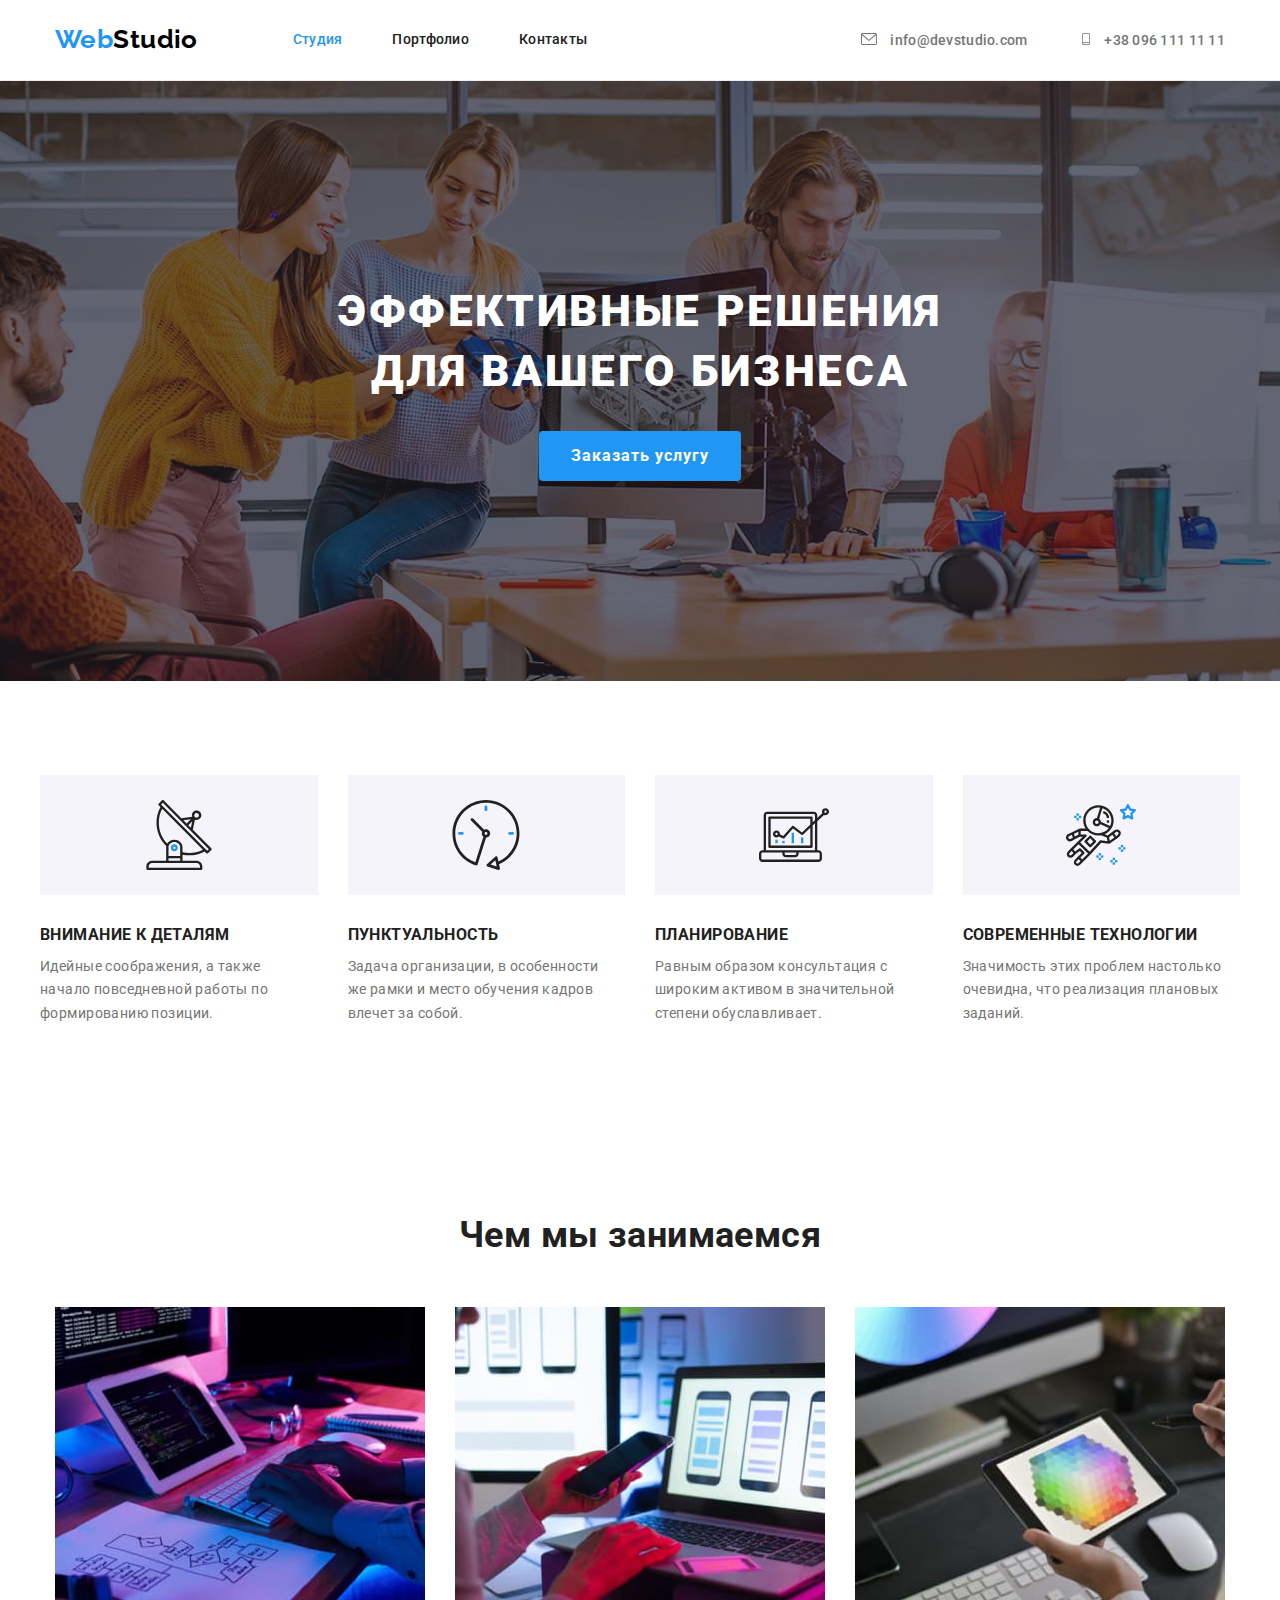
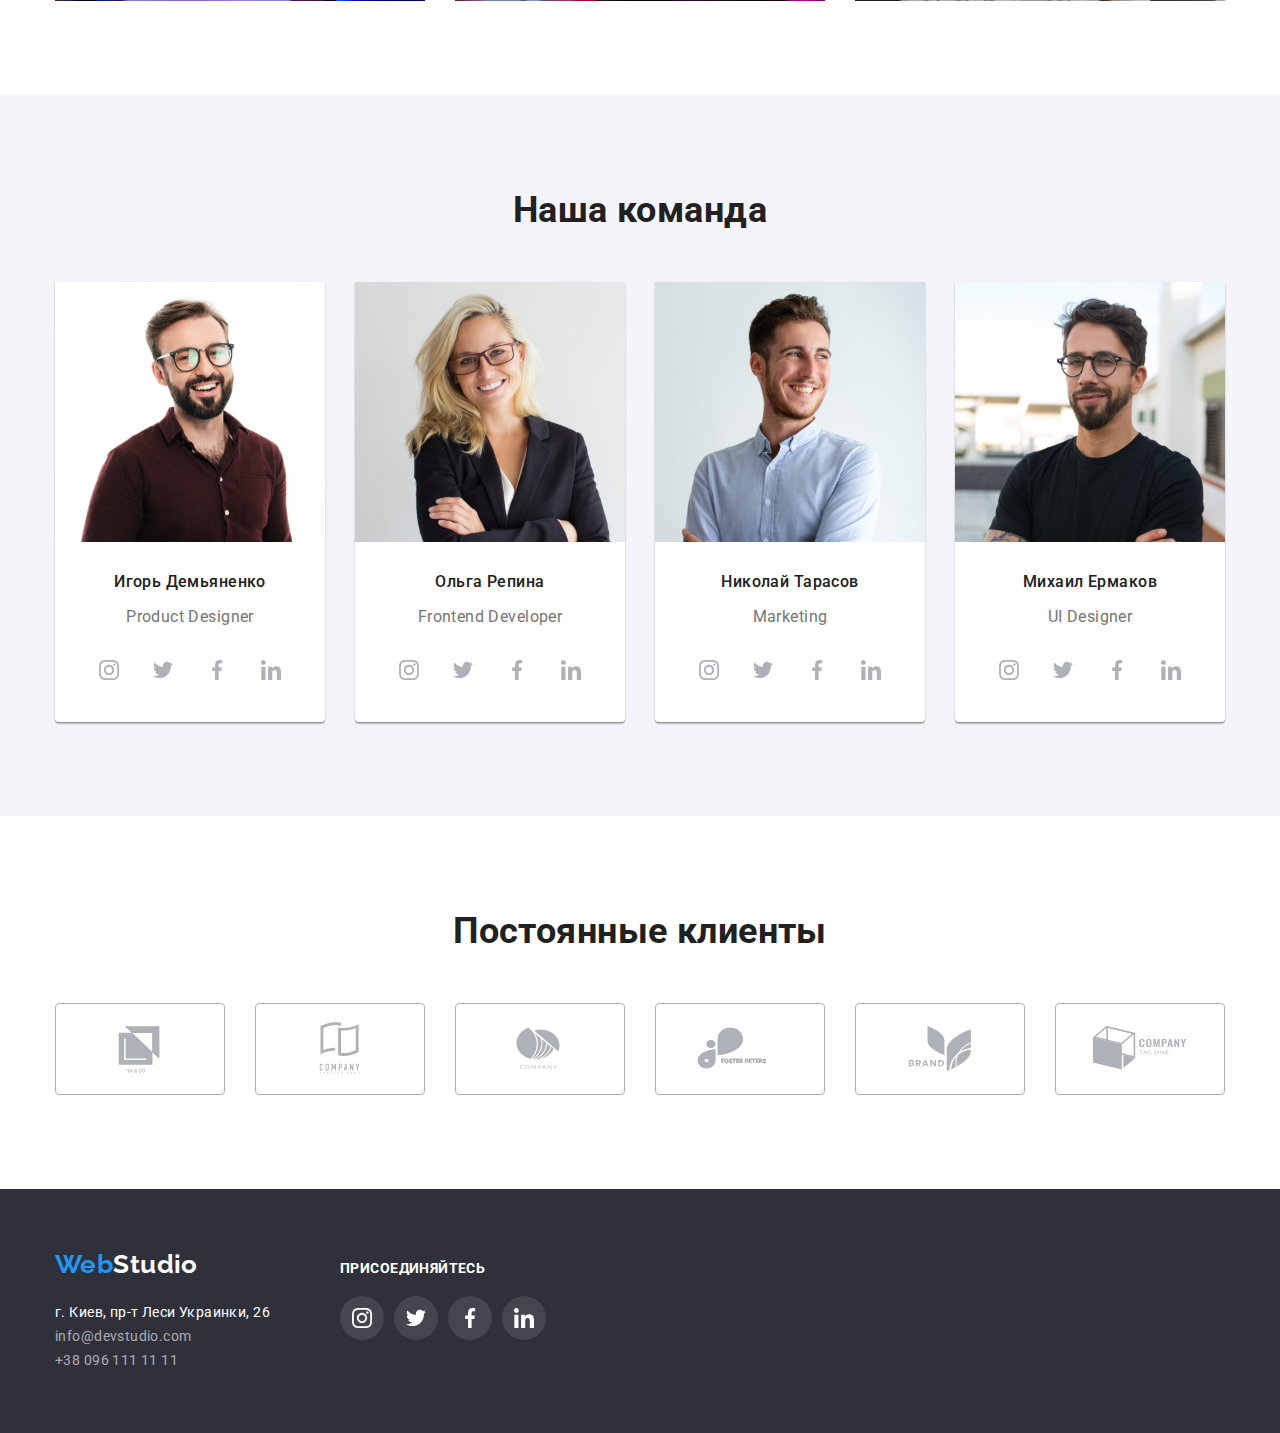
<file: index.html>
<!DOCTYPE html>
<html lang="ru">
<head>
    <meta charset="UTF-8">
    <meta http-equiv="X-UA-Compatible" content="IE=edge">
    <meta name="viewport" content="width=device-width, initial-scale=1.0">
    <title>Студия</title>
    <link rel="preconnect" href="https://fonts.googleapis.com"> 
    <link rel="preconnect" href="https://fonts.gstatic.com" crossorigin> 
    <link href="https://fonts.googleapis.com/css2?family=Oleo+Script&family=Raleway:wght@700&family=Roboto:wght@400;500;700;900&display=swap" rel="stylesheet">
    <link rel="stylesheet" href="https://cdnjs.cloudflare.com/ajax/libs/modern-normalize/1.1.0/modern-normalize.min.css">
    <link rel="stylesheet" href="./css/styles.css">
</head>
<body>
    <!-- шапка сайта -->
    <header  
    class="header">
        <div class="container header-container">
            <nav class="header-navigation">
            <a href="./index.html" class="header-navigation-logo link" lang="eu"> Web<span class="logo-header">Studio</span> </a>
            
            <ul class="header-list list">
                <li class="header-item"><a class="header-link link current-link" href="./index.html">Студия</a></li>
                <li class="header-item"><a class="header-link link" href="./portfolio.html">Портфолио</a></li>
                <li class="header-item"><a class="header-link link" href="">Контакты</a></li>
            </ul>
            </nav>
    
            <div class="header-contact">
                <ul class="header-contacts-list list">
                    <li class="header-contacts-item icon-mail">
                        <a class="header-contacts-link link" href="mailto:info@devstudio.com"
                        ><svg class="header-contacts-mail-icon">
                            <use href="./images/icon-svg/sprite.svg#icon-envelope"></use>
                        </svg> 
                        info@devstudio.com
                        </a>
                    </li>
                    <li class="header-contacts-item icon-smartphone">
                        <a class="header-contacts-link link" href="tel:+380961111111">
                            <svg class="header-contacts-phone-icon">
                                <use href="./images/icon-svg/sprite.svg#icon-smartphone"></use>
                            </svg>
                            +38 096 111 11 11
                        </a>
                    </li>
                </ul>
            </div>
        </div>
    </header>
    <!-- главная часть -->
    <main>
        <!-- блок-герой -->
        <section 
        class="hero">
            <div class="container hero-container">
                <h1 class="hero-item">Эффективные решения для вашего бизнеса</h1>
                <button class="hero-btn" type="button">Заказать услугу</button>
            </div>
        </section>

        <!-- о преимуществах -->
        <section
            class="benefits">
            <div class="container section">
                <h2 hidden>Преимущества компании</h2>
            <ul class="flex-list list">
                <li class="flex-item">
                    <div class="benefits-box">
                        <svg class="benefits-icon"> <use href="./images/icon-svg/sprite.svg#icon-antenna"></use>
                        </svg>
                    </div>
                    <h3 class="benefits-title">Внимание к деталям</h3>
                    <p class="benefits-text">Идейные соображения, а также начало повседневной работы по формированию позиции.</p>
                </li>
                <li class="flex-item">
                    <div class="benefits-box">
                        <svg class="benefits-icon">
                            <use href="./images/icon-svg/sprite.svg#icon-clock"></use>
                        </svg>
                    </div>
                    <h3 class="benefits-title">Пунктуальность</h3>
                    <p class="benefits-text">Задача организации, в особенности же рамки и место обучения кадров влечет за собой.</p>
                </li>
                <li class="flex-item">
                    <div class="benefits-box">
                        <svg class="benefits-icon">
                            <use href="./images/icon-svg/sprite.svg#icon-diagram"></use>
                        </svg>
                    </div>
                    <h3 class="benefits-title">Планирование</h3>
                    <p class="benefits-text">Равным образом консультация с широким активом в значительной степени обуславливает.</p>
                </li>
                <li class="flex-item">
                    <div class="benefits-box">
                        <svg class="benefits-icon">
                            <use href="./images/icon-svg/sprite.svg#icon-astronaut"></use>
                        </svg>
                    </div>
                    <h3 class="benefits-title">Современные технологии</h3>
                    <p class="benefits-text">Значимость этих проблем настолько очевидна, что реализация плановых заданий.</p>
                </li>
            </ul>
            </div>
        </section>

        <!-- вид деятельности -->
        <section
        class="section activity">
            <div class="container">
                <h2 class="activity-title">Чем мы занимаемся</h2>
            <ul class="flex-list list">
                <li class="flex-item">
                    <img class="activity-img" src="./images/box.jpg" 
                    alt="процесс набора кода на планшете" 
                    width="370"
                    height="294">
                </li>
                <li class="flex-item">
                    <img class="activity-img" src="./images/box2.jpg" 
                    alt="выбор стилистики на мобильное устройство" 
                    width="370"
                    height="294">
                </li>
                <li class="flex-item">
                    <img class="activity-img" src="./images/box3.jpg" 
                    alt="выбор цветовой гаммы" 
                    width="370"
                    height="294">
                </li>
            </ul>
            </div>
        </section>

        <!-- знакомство с командой -->
        <section
        class="section team">
            <div class="container">
                <h2 class="team-title-primary">Наша команда</h2>
            <ul class="team-list list">
                <li class="team-item">
                    <img class="team-img" src="./images/img.jpg" 
                    alt="на фото Игорь Демьяненко" 
                    width="270"
                    height="260">
                    <div class="name-block">
                        <h3 class="team-title">Игорь Демьяненко</h3>
                    <p class="team-text">Product Designer</p>
                    <ul class="name-block-list social-list list">
                        <li class="social-item">
                            <a href="" class="social-link link">
                            <svg class="socail-icon">
                                <use href="./images/icon-svg/sprite.svg#icon-instagram">
                                </use>
                            </svg>
                            </a>
                        </li>
                        <li class="social-item">
                            <a href="" class="social-link link">
                            <svg class="socail-icon">
                                <use href="./images/icon-svg/sprite.svg#icon-twitter">
                                </use>
                            </svg>
                            </a>
                        </li>
                        <li class="social-item">
                            <a href="" class="social-link link">
                            <svg class="socail-icon">
                                <use href="./images/icon-svg/sprite.svg#icon-facebook">
                                </use>
                            </svg>
                            </a>
                        </li>
                        <li class="social-item">
                            <a href="" class="social-link link">
                            <svg class="socail-icon">
                                <use href="./images/icon-svg/sprite.svg#icon-linkedin">
                                </use>
                            </svg>
                            </a>
                        </li>
                    </ul>
                    </div>
                </li>
                <li class="team-item">
                    <img class="team-img" src="./images/img1.jpg" 
                    alt="на фото Ольга Репина"
                    width="270"
                    height="260">
                    <div class="name-block">
                        <h3 class="team-title">Ольга Репина</h3>
                        <p class="team-text">Frontend Developer</p>
                        <ul class="name-block-list social-list list">
                            <li class="social-item">
                                <a href="" class="social-link link">
                                    <svg class="socail-icon">
                                        <use href="./images/icon-svg/sprite.svg#icon-instagram">
                                        </use>
                                    </svg>
                                </a>
                            </li>
                            <li class="social-item">
                                <a href="" class="social-link link">
                                    <svg class="socail-icon">
                                        <use href="./images/icon-svg/sprite.svg#icon-twitter">
                                        </use>
                                    </svg>
                                </a>
                            </li>
                            <li class="social-item">
                                <a href="" class="social-link link">
                                    <svg class="socail-icon">
                                        <use href="./images/icon-svg/sprite.svg#icon-facebook">
                                        </use>
                                    </svg>
                                </a>
                            </li>
                            <li class="social-item">
                                <a href="" class="social-link link">
                                    <svg class="socail-icon">
                                        <use href="./images/icon-svg/sprite.svg#icon-linkedin">
                                        </use>
                                    </svg>
                                </a>
                            </li>
                        </ul>
                    </div>
                </li>
                <li class="team-item">
                    <img class="team-img" src="./images/img2.jpg" 
                    alt="на фото Николай Тарасов" 
                    width="270"
                    height="260">
                    <div class="name-block">
                        <h3 class="team-title">Николай Тарасов</h3>
                    <p class="team-text">Marketing</p>
                    <ul class="name-block-list social-list list">
                        <li class="social-item">
                            <a href="" class="social-link link">
                                <svg class="socail-icon">
                                    <use href="./images/icon-svg/sprite.svg#icon-instagram">
                                    </use>
                                </svg>
                            </a>
                        </li>
                        <li class="social-item">
                            <a href="" class="social-link link">
                                <svg class="socail-icon">
                                    <use href="./images/icon-svg/sprite.svg#icon-twitter">
                                    </use>
                                </svg>
                            </a>
                        </li>
                        <li class="social-item">
                            <a href="" class="social-link link">
                                <svg class="socail-icon">
                                    <use href="./images/icon-svg/sprite.svg#icon-facebook">
                                    </use>
                                </svg>
                            </a>
                        </li>
                        <li class="social-item">
                            <a href="" class="social-link link">
                                <svg class="socail-icon">
                                    <use href="./images/icon-svg/sprite.svg#icon-linkedin">
                                    </use>
                                </svg>
                            </a>
                        </li>
                    </ul>
                    </div>
                </li>
                <li class="team-item">
                    <img class="team-img" src="./images/img3.jpg" 
                    alt="на фото Михаил Ермаков" 
                    width="270"
                    height="260">
                    <div class="name-block">
                        <h3 class="team-title">Михаил Ермаков</h3>
                    <p class="team-text">UI Designer</p>
                    <ul class="name-block-list social-list list">
                        <li class="social-item">
                            <a href="" class="social-link link">
                                <svg class="socail-icon">
                                    <use href="./images/icon-svg/sprite.svg#icon-instagram">
                                    </use>
                                </svg>
                            </a>
                        </li>
                        <li class="social-item">
                            <a href="" class="social-link link">
                                <svg class="socail-icon">
                                    <use href="./images/icon-svg/sprite.svg#icon-twitter">
                                    </use>
                                </svg>
                            </a>
                        </li>
                        <li class="social-item">
                            <a href="" class="social-link link">
                                <svg class="socail-icon">
                                    <use href="./images/icon-svg/sprite.svg#icon-facebook">
                                    </use>
                                </svg>
                            </a>
                        </li>
                        <li class="social-item">
                            <a href="" class="social-link link">
                                <svg class="socail-icon">
                                    <use href="./images/icon-svg/sprite.svg#icon-linkedin">
                                    </use>
                                </svg>
                            </a>
                        </li>
                    </ul>
                    </div>
                </li>
            </ul>
            </div>
        </section>

        <!-- Постоянные клиенты -->
        <section class="section partner">
            <div class="container">
            <h2 class="partner-title">Постоянные клиенты</h2>
            <ul class="flex-list list">
                <li class="partner-item flex-item">
                    <a href="" class="partner-link link">
                        <svg class="partner-icon">
                            <use href="./images/icon-svg/sprite.svg#icon-logo1">
                            </use>
                        </svg>
                    </a>
                </li>
                <li class="partner-item flex-item">
                    <a href="" class="partner-link link">
                        <svg class="partner-icon">
                            <use href="./images/icon-svg/sprite.svg#icon-Logo1">
                            </use>
                        </svg>
                    </a>
                </li>
                <li class="partner-item flex-item">
                    <a href="" class="partner-link link">
                        <svg class="partner-icon">
                            <use href="./images/icon-svg/sprite.svg#icon-Logo2">
                            </use>
                        </svg>
                    </a>
                </li>
                <li class="partner-item flex-item">
                    <a href="" class="partner-link link">
                        <svg class="partner-icon">
                            <use href="./images/icon-svg/sprite.svg#icon-Logo3">
                            </use>
                        </svg>
                    </a>
                </li>
                <li class="partner-item flex-item">
                    <a href="" class="partner-link link">
                        <svg class="partner-icon">
                            <use href="./images/icon-svg/sprite.svg#icon-Logo5">
                            </use>
                        </svg>
                    </a>
                </li>
                <li class="partner-item flex-item">
                    <a href="" class="partner-link link">
                        <svg class="partner-icon">
                            <use href="./images/icon-svg/sprite.svg#icon-Logo6">
                            </use>
                        </svg>
                    </a>
                </li>
            </ul>
            </div>
        </section>
    </main>
    <!-- подвал сайта -->
    <footer 
    class="page-footer">
    <div class="container">
    <div class="page-footer-item">
        <a href="./index.html" class="footer-navigation-logo link" lang="eu"> Web<span class="logo-footer">Studio</span> </a>

        <address class="footer-address">
            <ul class="footer-address-list list">
                <li class="footer-address-item"><a class="footer-address-map-link link" href="" rel="noopener noreferrer">г. Киев, пр-т Леси Украинки, 26</a></li>
                <li class="footer-address-item"><a class="footer-address-link link" href="mailto:info@devstudio.com">info@devstudio.com</a></li>
                <li class="footer-address-item"><a class="footer-address-link link" href="tel:+380961111111">+38 096 111 11 11</a></li>
            </ul>
        </address>
    </div>
    <div class="page-footer-item">
        <h2 class="communication-title">присоединяйтесь</h2>
        <ul class="social-list-footer list">
            <li class="social-item-footer">
                <a href="" class="social-link-footer link">
                    <svg class="socail-icon-footer">
                        <use href="./images/icon-svg/sprite.svg#icon-instagram">
                        </use>
                    </svg>
                </a>
            </li>
            <li class="social-item-footer">
                <a href="" class="social-link-footer link">
                    <svg class="socail-icon-footer">
                        <use href="./images/icon-svg/sprite.svg#icon-twitter">
                        </use>
                    </svg>
                </a>
            </li>
            <li class="social-item-footer">
                <a href="" class="social-link-footer link">
                    <svg class="socail-icon-footer">
                        <use href="./images/icon-svg/sprite.svg#icon-facebook">
                        </use>
                    </svg>
                </a>
            </li>
            <li class="social-item-footer">
                <a href="" class="social-link-footer link">
                    <svg class="socail-icon-footer">
                        <use href="./images/icon-svg/sprite.svg#icon-linkedin">
                        </use>
                    </svg>
                </a>
            </li>
        </ul>
    </div>
    </div>
    </footer>
</body>
</html>
</file>
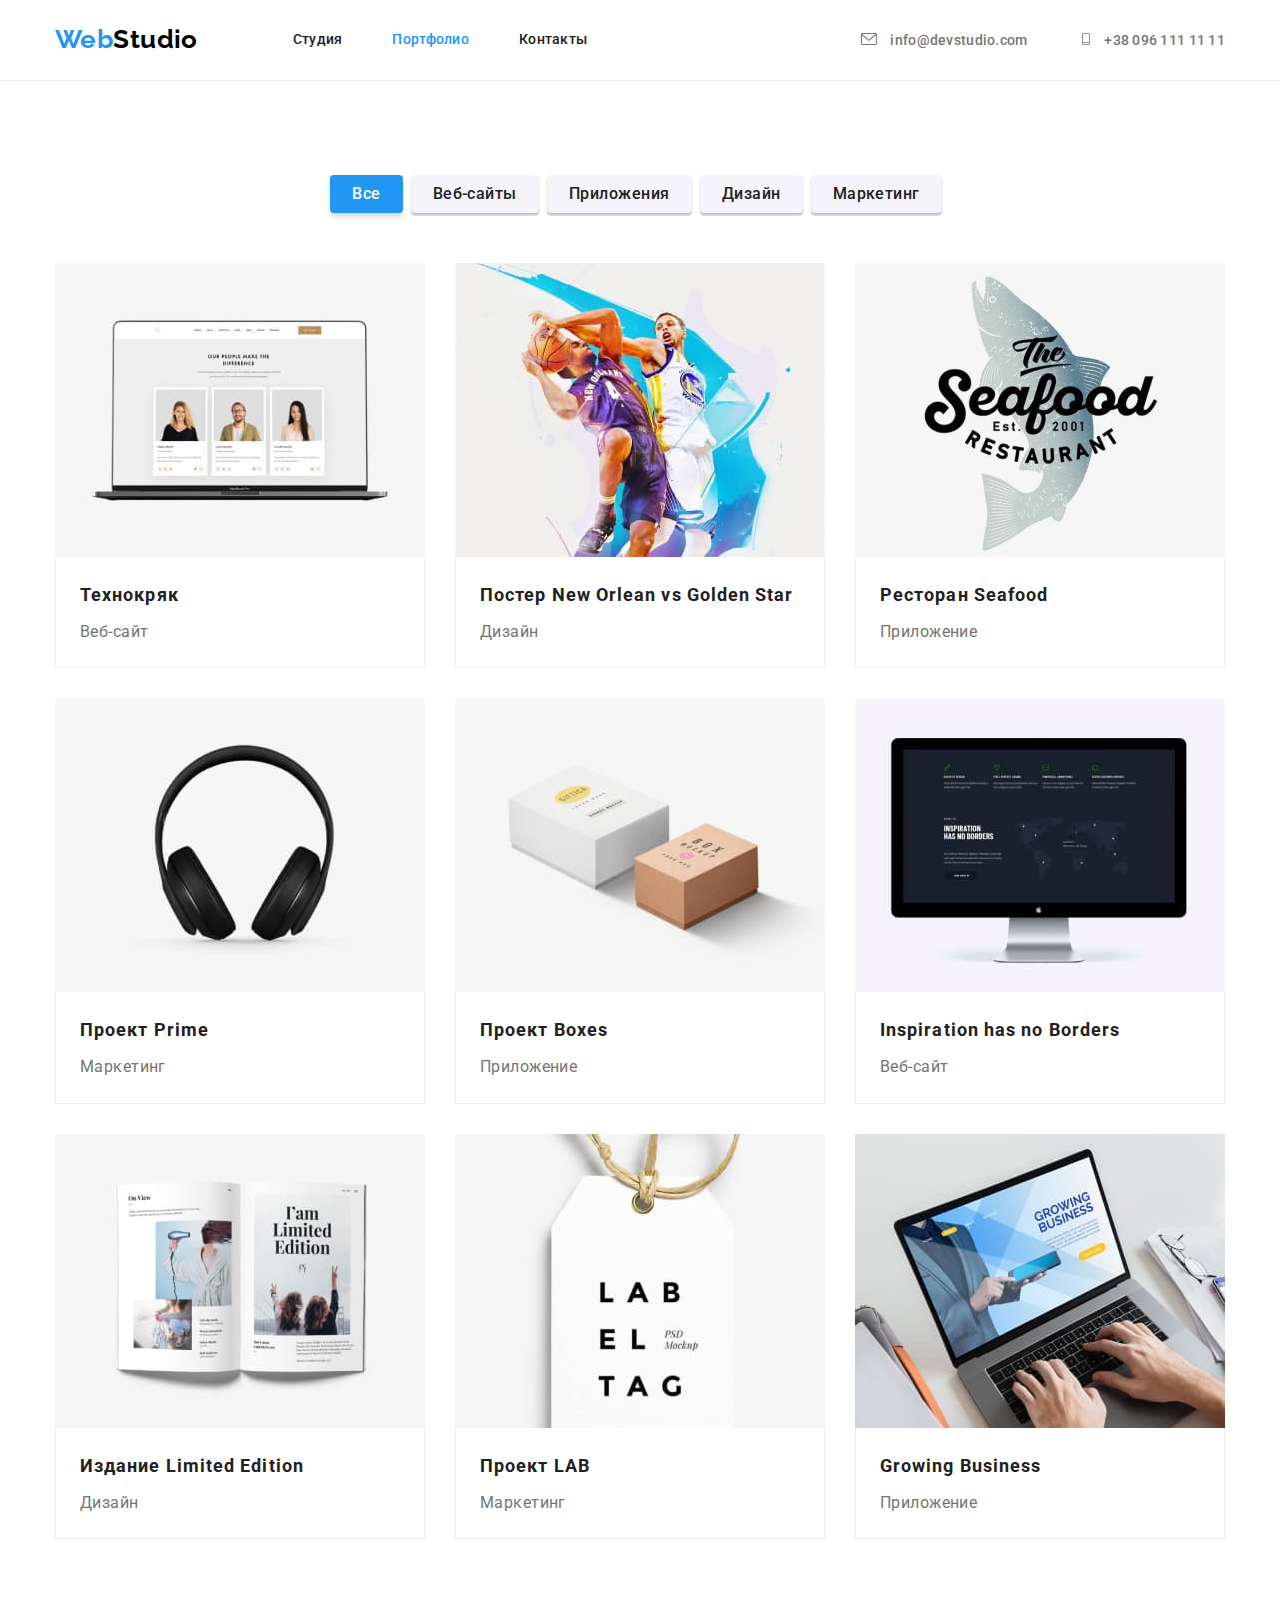
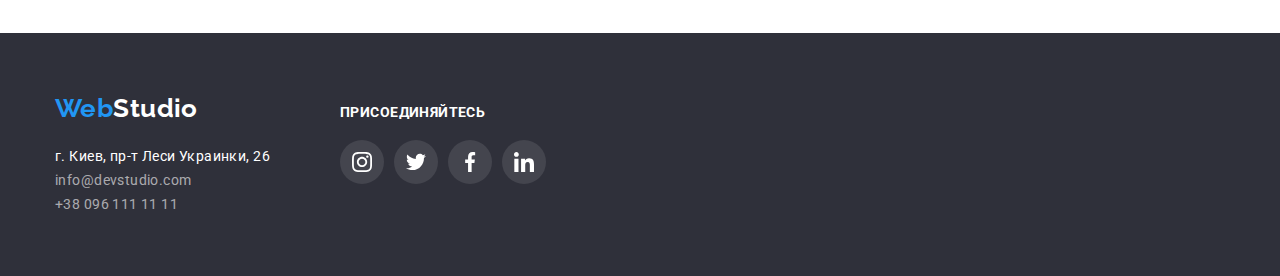
<file: portfolio.html>
<!DOCTYPE html>
<html lang="ru">
<head>
    <meta charset="UTF-8">
    <meta http-equiv="X-UA-Compatible" content="IE=edge">
    <meta name="viewport" content="width=device-width, initial-scale=1.0">
    <title>Портфолио</title>
    <link rel="preconnect" href="https://fonts.googleapis.com"> 
<link rel="preconnect" href="https://fonts.gstatic.com" crossorigin> 
<link href="https://fonts.googleapis.com/css2?family=Oleo+Script&family=Raleway:wght@700&family=Roboto:wght@400;500;700;900&display=swap" rel="stylesheet">
<link rel="stylesheet" href="https://cdnjs.cloudflare.com/ajax/libs/modern-normalize/1.1.0/modern-normalize.min.css">

<link rel="stylesheet" href="./css/styles.css">
</head>
<body>
    <!-- шапка сайта -->
    <header 
    class="header">
        <div class="container header-container">
            <nav class="header-navigation">
                <a href="./index.html" class="header-navigation-logo link" lang="eu"> Web<span
                        class="logo-header">Studio</span> </a>
    
                <ul class="header-list list">
                    <li class="header-item"><a class="header-link link" href="./index.html">Студия</a></li>
                    <li class="header-item"><a class="header-link link current-link" href="./portfolio.html">Портфолио</a></li>
                    <li class="header-item"><a class="header-link link" href="">Контакты</a></li>
                </ul>
            </nav>
    
            <div class="header-contact">
                <ul class="header-contacts-list list">
                    <li class="header-contacts-item icon-mail">
                        <a class="header-contacts-link link" href="mailto:info@devstudio.com"><svg
                                class="header-contacts-mail-icon">
                                <use href="./images/icon-svg/sprite.svg#icon-envelope"></use>
                            </svg>
                            info@devstudio.com
                        </a>
                    </li>
                    <li class="header-contacts-item icon-smartphone">
                        <a class="header-contacts-link link" href="tel:+380961111111">
                            <svg class="header-contacts-phone-icon">
                                <use href="./images/icon-svg/sprite.svg#icon-smartphone"></use>
                            </svg>
                            +38 096 111 11 11
                        </a>
                    </li>
                </ul>
            </div>
        </div>
    </header>
    <!-- блок герой -->
    <main>
        <section class="section">
        <div class="container">
        <ul
        class="filter-list list">        
            <li class="filter-item"><button class="filter-btn current-btn" type="button">Все</button></li>
            <li class="filter-item"><button class="filter-btn" type="button">Веб-сайты</button></li>
            <li class="filter-item"><button class="filter-btn" type="button">Приложения</button></li>
            <li class="filter-item"><button class="filter-btn" type="button">Дизайн</button></li>
            <li class="filter-item"><button class="filter-btn" type="button">Маркетинг</button></li>
        </ul>

        <ul class="flex-list list">
            <li class="examples flex-item">
                <a href="" class="examples-link link">
                    <img src="./images/images-porfolio/img.jpg" alt="скрин веб-сайта" width="370" height="294">
                    <div class="list-item-text">
                        <h3 class="examples-tittle">Технокряк</h3>
                        <p class="examples-text">Веб-сайт</p>
                    </div>
                </a>
            </li>
            <li class="examples flex-item">
                <a href="" class="examples-link link">
                    <img src="./images/images-porfolio/img-2.jpg" alt="постер с баскетболистами" width="370" height="294">
                    <div class="list-item-text">
                        <h3 class="examples-tittle">Постер New Orlean vs Golden Star</h3>
                        <p class="examples-text">Дизайн</p>
                    </div>
                </a>
            </li>
            <li class="examples flex-item">
                <a href="" class="examples-link link">
                    <img src="./images/images-porfolio/img-3.jpg" alt="логотип ресторана" width="370" height="294">
                    <div class="list-item-text">
                        <h3 class="examples-tittle">Ресторан Seafood</h3>
                        <p class="examples-text">Приложение</p>
                    </div>
                </a>
            </li>
            <li class="examples flex-item">
                <a href="" class="examples-link link">
                    <img src="./images/images-porfolio/img-4.jpg" alt="наушники" width="370" height="294">
                    <div class="list-item-text">
                        <h3 class="examples-tittle">Проект Prime</h3>
                        <p class="examples-text">Маркетинг</p>
                    </div>
                </a>
            </li>
            <li  class="examples flex-item">
                <a href="" class="examples-link link">
                    <img src="./images/images-porfolio/img-5.jpg" alt="два бокса" width="370" height="294">
                    <div class="list-item-text">
                        <h3 class="examples-tittle">Проект Boxes</h3>
                        <p class="examples-text">Приложение</p>
                    </div>
                </a>
            </li>
            <li class="examples flex-item">
                <a href="" class="examples-link link">
                    <img src="./images/images-porfolio/img-6.jpg" alt="экран mac" width="370" height="294">
                    <div class="list-item-text">
                        <h3 class="examples-tittle" lang="en">Inspiration has no Borders</h3>
                        <p class="examples-text">Веб-сайт</p>
                    </div>
                </a>
            </li>
            <li class="examples flex-item">
                <a href="" class="examples-link link">
                    <img src="./images/images-porfolio/img-7.jpg" alt="журнал" width="370" height="294">
                    <div class="list-item-text">
                        <h3 class="examples-tittle">Издание <span lang="en">Limited Edition</span></h3>
                        <p class="examples-text">Дизайн</p>
                    </div>
                </a>
            </li>
            <li class="examples flex-item">
                <a href="" class="examples-link link">
                    <img src="./images/images-porfolio/img-8.jpg" alt="ярлык" width="370" height="294">
                    <div class="list-item-text">
                        <h3 class="examples-tittle">Проект LAB</h3>
                        <p class="examples-text">Маркетинг</p>
                    </div>
                </a>
            </li>
            <li class="examples flex-item">
                <a href="" class="examples-link link">
                    <img src="./images/images-porfolio/img-9.jpg" alt="лендинг на открытом ноутбуке" width="370" height="294">
                    <div class="list-item-text">
                        <h3 class="examples-tittle">Growing Business</h3>
                        <p class="examples-text">Приложение</p>
                    </div>
                </a>
            </li>
        </ul>
    </div>
        </section>
    </main>
    <!-- подвал сайта -->
    <footer 
    class="page-footer">
        <div class="container">
            <div class="page-footer-item">
                <a href="./index.html" class="footer-navigation-logo link" lang="eu"> Web<span
                        class="logo-footer">Studio</span> </a>
    
                <address class="footer-address">
                    <ul class="footer-address-list list">
                        <li class="footer-address-item"><a class="footer-address-map-link link" href=""
                                rel="noopener noreferrer">г. Киев, пр-т Леси Украинки, 26</a></li>
                        <li class="footer-address-item"><a class="footer-address-link link"
                                href="mailto:info@devstudio.com">info@devstudio.com</a></li>
                        <li class="footer-address-item"><a class="footer-address-link link" href="tel:+380961111111">+38 096
                                111 11 11</a></li>
                    </ul>
                </address>
            </div>
            <div class="page-footer-item">
                <h2 class="communication-title">присоединяйтесь</h2>
                <ul class="social-list-footer list">
                    <li class="social-item-footer">
                        <a href="" class="social-link-footer link">
                            <svg class="socail-icon-footer">
                                <use href="./images/icon-svg/sprite.svg#icon-instagram">
                                </use>
                            </svg>
                        </a>
                    </li>
                    <li class="social-item-footer">
                        <a href="" class="social-link-footer link">
                            <svg class="socail-icon-footer">
                                <use href="./images/icon-svg/sprite.svg#icon-twitter">
                                </use>
                            </svg>
                        </a>
                    </li>
                    <li class="social-item-footer">
                        <a href="" class="social-link-footer link">
                            <svg class="socail-icon-footer">
                                <use href="./images/icon-svg/sprite.svg#icon-facebook">
                                </use>
                            </svg>
                        </a>
                    </li>
                    <li class="social-item-footer">
                        <a href="" class="social-link-footer link">
                            <svg class="socail-icon-footer">
                                <use href="./images/icon-svg/sprite.svg#icon-linkedin">
                                </use>
                            </svg>
                        </a>
                    </li>
                </ul>
            </div>
        </div>
    </footer>
</body>
</html>
</file>
<file: css/styles.css>
:root {
  --primary-title-color: #ffffff;
  --secondaty-title-color: #212121;
  --primary-text-color: #212121;
  --secondaty-text-color: #757575;
  --cursor-text-color: #2196f3;
  --secondary-logo-color: #000000;
  --primary-white-color: #ffffff;
  --footer-background-color: #2f303a;
  --hero-background-color: #2f303a;
  --team-background-color: #f5f4fa;
  --border-line-color: #ececec;
  --icon-color: #afb1b8;
  --card-set-gap: 30px;
  --card-set-item: 3;
}

p,
h1,
h2,
h3,
h4,
h5,
h6 {
  margin: 0;
}

ul {
  margin: 0;
  padding-left: 0;
}

img {
  display: block;
}

body {
  font-size: 14px;
  font-family: "Roboto", sans-serif;
  letter-spacing: 0.03em;
  color: var(--primary-text-color);
  background-color: var(--primary-white-color);
  margin: 0;
  padding: 0;
}

/* списки и подчеркивания */

.link {
  text-decoration: none;
}
.list {
  list-style: none;
}

.container {
  width: 1200px;
  padding-left: 15px;
  padding-right: 15px;
  margin: 0 auto;
}

.section {
  padding: 94px 0;
}

/* лого */

.header-navigation-logo {
  font-family: "Raleway", sans-serif;
  font-style: normal;
  font-weight: bold;
  font-size: 26px;
  line-height: 1.2;
  color: var(--cursor-text-color);
  margin-right: 95px;
}

.footer-navigation-logo {
  font-family: "Raleway", sans-serif;
  font-style: normal;
  font-weight: bold;
  font-size: 26px;
  line-height: 1.2;
  color: var(--cursor-text-color);
  margin-bottom: 20px;
}

.logo-header {
  color: var(--secondary-logo-color);
}

.logo-footer {
  color: var(--primary-white-color);
}

/* --------студия---------- */
/* шапка сайта */

.header-contact {
  display: flex;
  align-items: center;
  margin-left: auto;
}

.header-link {
  display: block;
  padding-top: 32px;
  padding-bottom: 32px;

  font-weight: 500;
  line-height: 1.14;
  letter-spacing: 0.02em;
  color: var(--primary-text-color);
}

.header-link:hover,
.header-link:focus,
.current-link {
  color: var(--cursor-text-color);
}

.header-contacts-link {
  font-weight: 500;
  line-height: 1.14;
  letter-spacing: 0.02em;
  color: var(--secondaty-text-color);
}

.header-contacts-link:hover,
.header-contacts-link:focus {
  color: var(--cursor-text-color);
}

/* .header-container {
  outline: 1px solid red;
}

.header-list li {
  outline: 1px solid red;
} */

.header {
  border-bottom: 1px solid var(--border-line-color);
}

.header-container {
  display: flex;
  align-items: center;
}

.header-navigation {
  display: flex;
  align-items: center;
}

.header-list {
  display: flex;
  align-items: center;
}

.header-contacts-item {
  display: inline-block;
}

.header-contacts-item:not(:last-child) {
  margin-right: 50px;
}

.header-contacts-mail-icon {
  width: 16px;
  height: 12px;
  fill: currentColor;
  margin-right: 10px;
}

.header-contacts-phone-icon {
  width: 10px;
  height: 12px;
  fill: currentColor;
  margin-right: 10px;
}

/* .icon-mail::before {
  background-image: url(../images/icon-svg/icon-mail-nohover.svg);
  height: 12px;
  width: 16px;
  justify-content: center;
} */

/* .icon-smartphone::before {
  background-image: url(../images/icon-svg/icon-smartphone-nohover.svg);
  width: 10px;
  height: 16px;
  justify-content: center;
} */

/* .header-item:not(:last-child) {
  margin-right: 50px;
} */

.header-list .header-item + .header-item {
  margin-left: 50px;
}

/* подвал сайта */

.page-footer {
  background-color: var(--footer-background-color);
  padding-top: 60px;
  padding-bottom: 60px;
}

.page-footer .container {
  display: flex;
  align-items: baseline;
}

.page-footer-item:not(:last-child) {
  margin-right: 70px;
}

.footer-address {
  margin-top: 20px;
  font-style: normal;
}

.footer-address-map-link {
  margin-bottom: 9px;

  font-weight: normal;
  line-height: 1.72;
  color: var(--primary-title-color);
}

.footer-address-link {
  margin-bottom: 20px;

  font-weight: normal;
  line-height: 1.72;
  color: rgba(255, 255, 255, 0.6);
}

.footer-address-map-link:hover,
.footer-address-map-link:focus {
  color: var(--cursor-text-color);
}
.footer-address-link:hover,
.footer-address-link:focus {
  color: var(--cursor-text-color);
}

.communication {
  margin-left: 70px;
}

.communication-title {
  font-size: 14px;
  line-height: 16px;
  letter-spacing: 0.03em;
  text-transform: uppercase;

  color: var(--primary-title-color);

  margin-bottom: 20px;
}

.social-list-footer {
  display: flex;
  justify-content: center;
}

.social-item-footer + .social-item-footer {
  margin-left: 10px;
}

.social-item-footer {
  width: 44px;
  height: 44px;
}

.socail-icon-footer {
  width: 20px;
  height: 20px;
  fill: var(--primary-white-color);
}

.social-link-footer {
  width: 100%;
  height: 100%;
  border-radius: 50%;
  background-color: rgba(255, 255, 255, 0.1);
  display: flex;
  align-items: center;
  justify-content: center;
}

.social-link-footer:hover,
.social-link-footer:focus {
  background-color: var(--cursor-text-color);
}

.social-link-footer:hover .socail-icon-footer,
.social-link-footer:focus {
  fill: var(--primary-white-color);
}

/* главная часть - студия */
/* section hero */

.hero-container {
  padding-top: 200px;
  padding-right: 252px;
  padding-bottom: 200px;
  padding-left: 252px;
}

.hero {
  background-color: var(--hero-background-color);
  height: 600px;
  max-width: 1600px;
  margin-right: auto;
  margin-left: auto;
  background-image: linear-gradient(
      to right,
      rgba(47, 48, 58, 0.4),
      rgba(47, 48, 58, 0.4)
    ),
    url(../images/hero-img.jpg);
  background-position: center;
  background-size: cover;
  background-repeat: no-repeat;
}

.hero-item {
  margin-bottom: 30px;
  font-weight: 900;
  font-size: 44px;
  line-height: 1.37;
  text-align: center;
  letter-spacing: 0.06em;
  text-transform: uppercase;
  color: var(--primary-title-color);
}

.hero-btn {
  display: block;
  margin-right: auto;
  margin-left: auto;

  font-family: "Roboto", sans-serif;
  font-weight: 700;
  font-size: 16px;
  line-height: 1.87;
  letter-spacing: 0.06em;

  cursor: pointer;

  color: #ffffff;
  background-color: #2196f3;
  border: 0;
  padding: 10px 32px;
  /* box-shadow: 0px 4px 4px rgba(0, 0, 0, 0.15); */
  border-radius: 4px;
}

.hero-btn:hover,
.hero-btn:focus {
  box-shadow: 0px 4px 4px rgba(0, 0, 0, 0.15);
}

/* о преимуществах */

.benefits-box {
  height: 120px;
  background-color: var(--team-background-color);
  display: flex;
  align-items: center;
  justify-content: center;
  margin-bottom: 30px;
}

.benefits-icon {
  width: 70px;
  height: 70px;
}

.benefits {
  padding-bottom: 47px;
  --card-set-item: 4;
}

.flex-list {
  display: flex;
  flex-wrap: wrap;
  margin-left: calc(var(--card-set-gap) * -1);
  margin-top: calc(var(--card-set-gap) * -1);
}

.flex-item {
  flex-basis: calc(100% / var(--card-set-item) - var(--card-set-gap));
  margin-left: var(--card-set-gap);
  margin-top: var(--card-set-gap);
}

.benefits-title {
  margin-bottom: 10px;

  font-weight: bold;
  line-height: 1.2;
  text-transform: uppercase;
  color: var(--secondaty-title-color);
}

.benefits-text {
  max-width: 270px;

  font-weight: normal;
  font-size: 14px;
  line-height: 1.7;
  letter-spacing: 0.03em;
  color: var(--secondaty-text-color);
}

/* вид деятельности */

.activity {
  padding-top: 47px;
}

.activity-list {
  display: flex;
}

.activity-item {
  margin-right: 30px;
}

.activity-title {
  margin-bottom: 50px;

  font-weight: bold;
  font-size: 36px;
  line-height: 1.2;
  text-align: center;
  color: var(--secondaty-title-color);
}

.activity-img {
  width: 370px;
  height: 294px;
  left: 215px;
  top: 1061px;
}

/* знакомство с командой */

.team {
  background-color: var(--team-background-color);
  --card-set-item: 4;
}

.team-list {
  display: flex;
  margin-right: -30px;
}

.team-item {
  flex-basis: calc(100% / 4 - 30px);
  margin-right: 30px;
  background: #ffffff;
  box-shadow: 0px 1px 3px rgba(0, 0, 0, 0.12), 0px 1px 1px rgba(0, 0, 0, 0.14),
    0px 2px 1px rgba(0, 0, 0, 0.2);
  border-radius: 0px 0px 4px 4px;
}

.team-title-primary {
  margin-bottom: 50px;

  font-weight: bold;
  font-size: 36px;
  line-height: 1.2;
  text-align: center;
}

.team-img {
  margin-bottom: 30px;
}

.name-block {
  padding-bottom: 30px;
}

.team-title {
  text-align: center;
  margin-bottom: 10px;

  font-weight: 500;
  font-size: 16px;
  line-height: 1.2;
  color: var(--secondaty-title-color);
}

.social-list {
  display: flex;
  justify-content: center;
}

.social-item + .social-item {
  margin-left: 10px;
}

.team-text {
  text-align: center;
  font-weight: normal;
  font-size: 16px;
  line-height: 1.9;
  color: var(--secondaty-text-color);
  margin-bottom: 16px;
}

.social-item {
  width: 44px;
  height: 44px;
}

.socail-icon {
  width: 20px;
  height: 20px;
  fill: var(--icon-color);
}

.social-link {
  width: 100%;
  height: 100%;
  border-radius: 50%;
  background-color: var(--primary-white-color);
  display: flex;
  align-items: center;
  justify-content: center;
}

.social-link:hover,
.social-link:focus {
  background-color: var(--cursor-text-color);
}

.social-link:hover .socail-icon,
.social-link:focus .socail-icon {
  fill: var(--primary-white-color);
}

.partner-item + .partner-item {
  margin-left: 30px;
}

/* .partner-item */
.partner-link {
  display: flex;
  /* width: 170px; */
  height: 92px;
  border: 1px solid #afb1b8;
  box-sizing: border-box;
  border-radius: 4px;
  align-items: center;
  justify-content: center;
}

/* постоянные клиенты */
.partner {
  --card-set-item: 6;
}

.partner-title {
  margin-bottom: 50px;
  font-weight: bold;
  font-size: 36px;
  line-height: 1.2;
  text-align: center;
}

.partner-link {
  color: var(--icon-color);
}

.partner-link:hover,
.partner-link:focus {
  border: 1px solid var(--cursor-text-color);
  color: var(--cursor-text-color);
}

.partner-icon {
  width: 106px;
  height: 60px;
  fill: currentColor;
}

/* ----------портфолио---------- */

.filter-btn {
  font-family: "Roboto", sans-serif;
  font-weight: 500;
  font-size: 16px;
  line-height: 1.62;
  letter-spacing: 0.03em;

  cursor: pointer;

  color: #212121;
  background: #f5f4fa;

  border-radius: 4px;
  border: 0;
  padding: 6px 22px;
  box-shadow: 0px 3px 1px rgba(0, 0, 0, 0.1), 0px 1px 2px rgba(0, 0, 0, 0.08),
    0px 2px 2px rgba(0, 0, 0, 0.12);
}

.filter-list {
  display: flex;
  justify-content: center;
  margin-bottom: 50px;
}

.filter-item {
  margin-right: 8px;
}

.filter-btn:hover,
.filter-btn:focus,
.current-btn {
  background-color: var(--cursor-text-color);
  color: var(--primary-white-color);
  box-shadow: 0px 4px 4px rgba(0, 0, 0, 0.15);
}

.examples-tittle {
  font-weight: bold;
  font-size: 18px;
  line-height: 2;
  letter-spacing: 0.06em;
  color: var(--secondaty-title-color);
  margin-bottom: 4px;
}

.examples-link {
  display: block;
}

.examples-text {
  font-weight: normal;
  font-size: 16px;
  line-height: 1.9;
  color: var(--secondaty-text-color);
}

.list-item-text {
  padding: 20px 24px;
  border-left: 1px solid #eeeeee;
  border-right: 1px solid #eeeeee;
  border-bottom: 1px solid #eeeeee;
}

.examples-link:hover,
.examples-link:focus {
  outline: none;
  box-shadow: 0px 1px 1px rgba(0, 0, 0, 0.12), 0px 4px 4px rgba(0, 0, 0, 0.06),
    1px 4px 6px rgba(0, 0, 0, 0.16);
}
</file>
